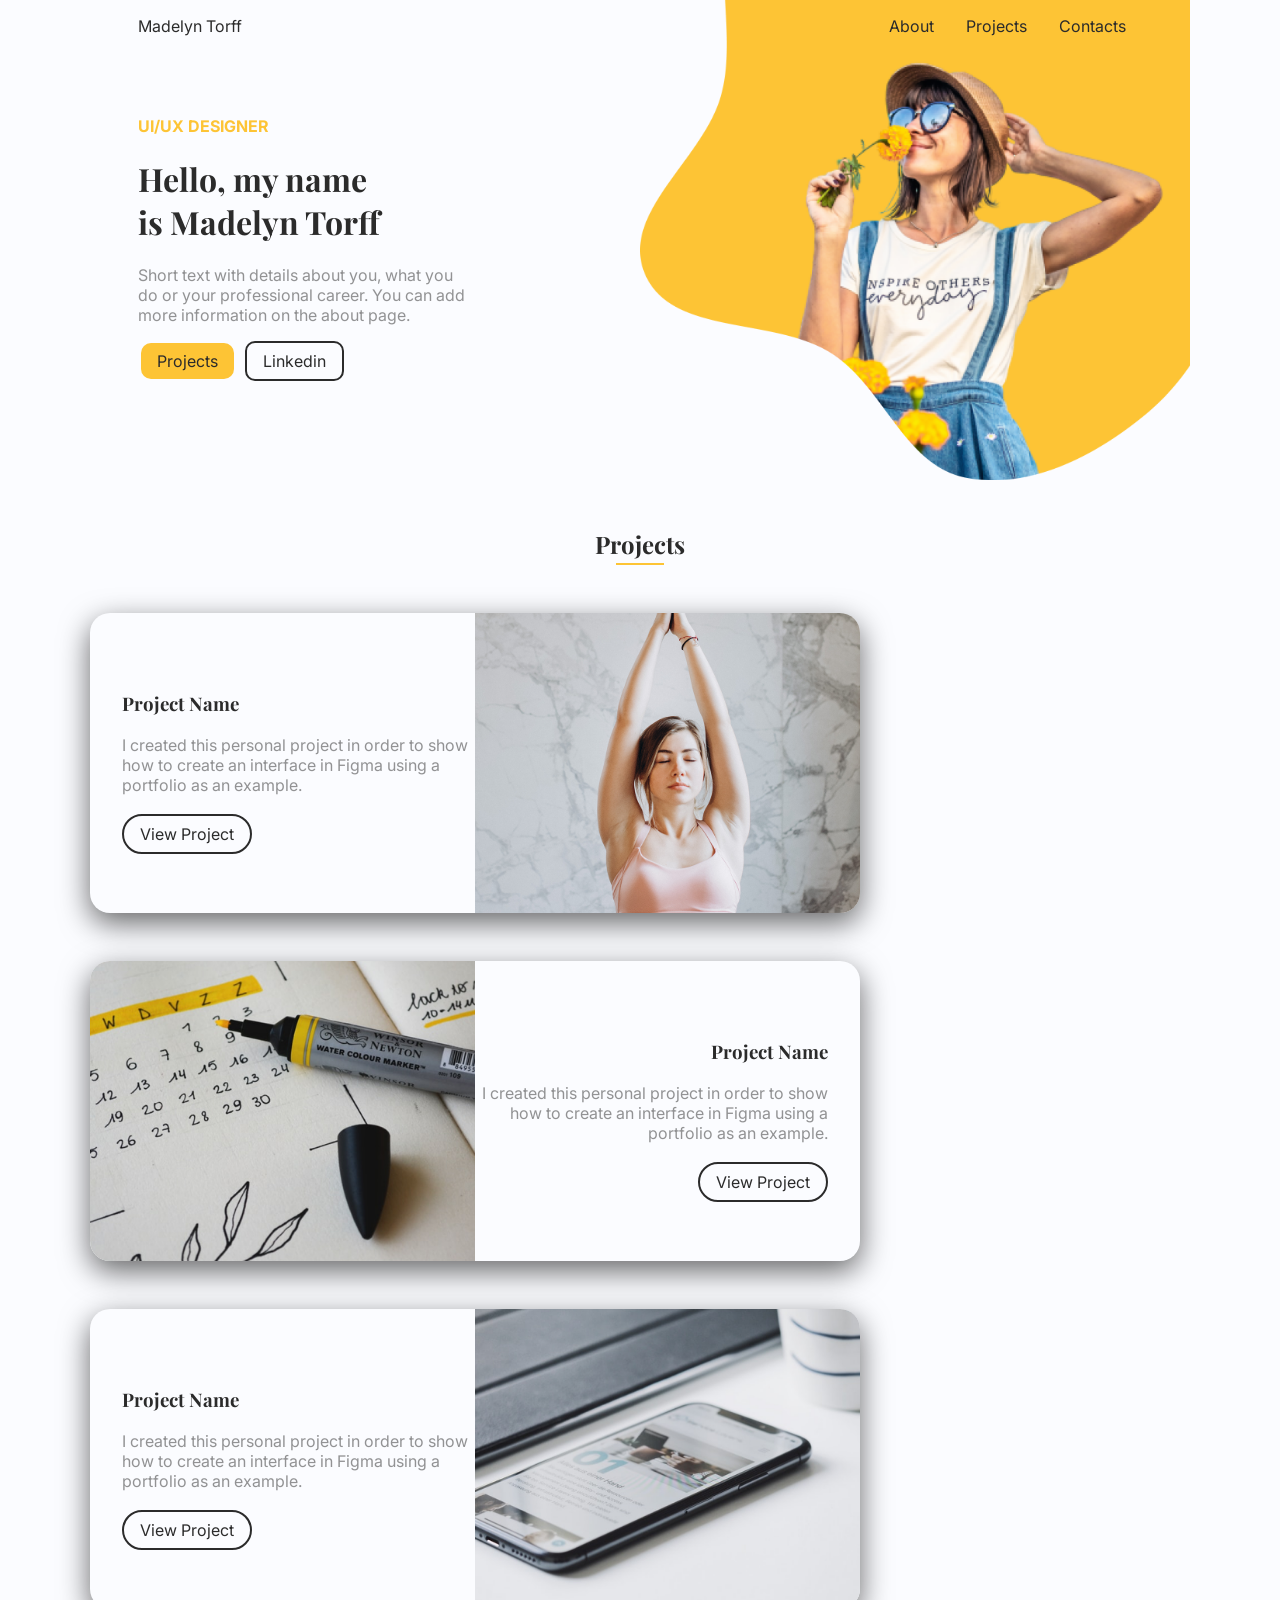
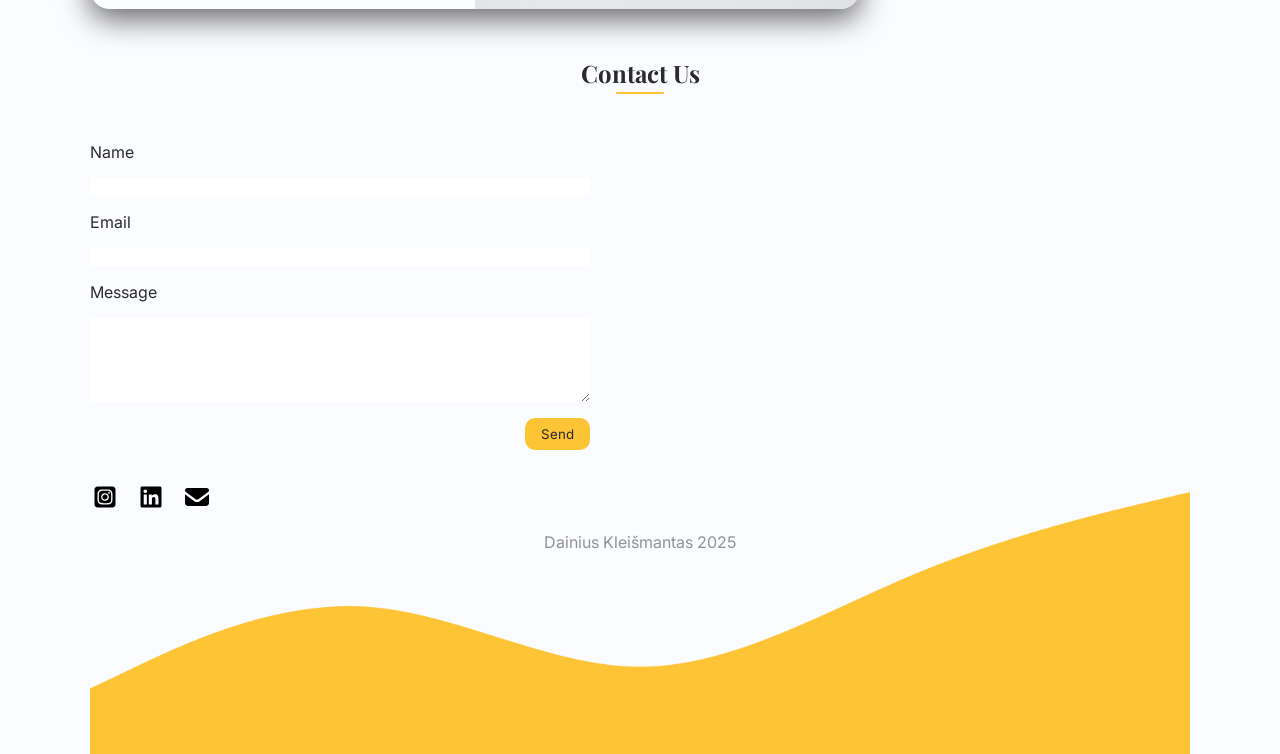
<file: index.html>
<!DOCTYPE html>
<html lang="en">

<head>
    <meta charset="UTF-8">
    <meta name="viewport" content="width=device-width, initial-scale=1.0">
    <title>Document</title>
    <link rel="preconnect" href="https://fonts.googleapis.com">
    <link rel="preconnect" href="https://fonts.gstatic.com" crossorigin>
    <link
        href="https://fonts.googleapis.com/css2?family=Inter:ital,opsz,wght@0,14..32,100..900;1,14..32,100..900&family=Playfair+Display:ital,wght@0,400..900;1,400..900&display=swap"
        rel="stylesheet">
    <link rel="stylesheet" href="CSS/style.css">
</head>

<body>
    <header>
        <nav>
            <span>Madelyn Torff</span>
            <ul>
                <li><a href="#">About</a></li>
                <li><a href="#">Projects</a></li>
                <li><a href="#">Contacts</a></li>
            </ul>
        </nav>
        <span class="ui">UI/UX DESIGNER</span>
        <h1>Hello, my name <br>is Madelyn Torff</h1>
        <p>Short text with details about you, what you <br>do or your professional career. You can add <br>more
            information on the about page.</p>
        <a href="#" class="yellow-button">Projects</a>
        <a href="#" class="linkedin">Linkedin</a>
    </header>
    <main>
        <section class="projects">
            <h2>Projects</h2>
            <article class="card">
                <h3>Project Name</h3>
                <p>I created this personal project in order to show <br>how to create an interface in Figma using a
                    <br>portfolio as an example.
                </p>
                <a href="#">View Project</a>
            </article>
            <article class="card card2">
                <h3>Project Name</h3>
                <p>I created this personal project in order to show <br>how to create an interface in Figma using a
                    <br>portfolio as an example.
                </p>
                <a href="#">View Project</a>
            </article>
            <article class="card card3">
                <h3>Project Name</h3>
                <p>I created this personal project in order to show <br>how to create an interface in Figma using a
                    <br>portfolio as an example.
                </p>
                <a href="#">View Project</a>
            </article>
        </section>
        <section class="contact-us">
            <h2>Contact Us</h2>
            <form action="#">
                <label for="">Name</label>
                <input type="text" name="" id="">
                <label for="">Email</label>
                <input type="email" name="" id="">
                <label for="">Message</label>
                <textarea name="" id="" rows="5"></textarea>
                <button>Send</button>
            </form>
        </section>
    </main>
    <footer>
        <ul class="social">
            <li><a href="#"><img src="IMG/square-instagram-brands-solid-full.svg" alt="Instagram link"></a></li>
            <li><a href="#"><img src="IMG/linkedin-brands-solid-full.svg" alt="Linkedin link"></a></li>
            <li><a href="#"><img src="IMG/envelop.svg" alt="Email link"></a></li>
        </ul>
        <p>Dainius Kleišmantas 2025</p>
    </footer>
</body>

</html>
</file>
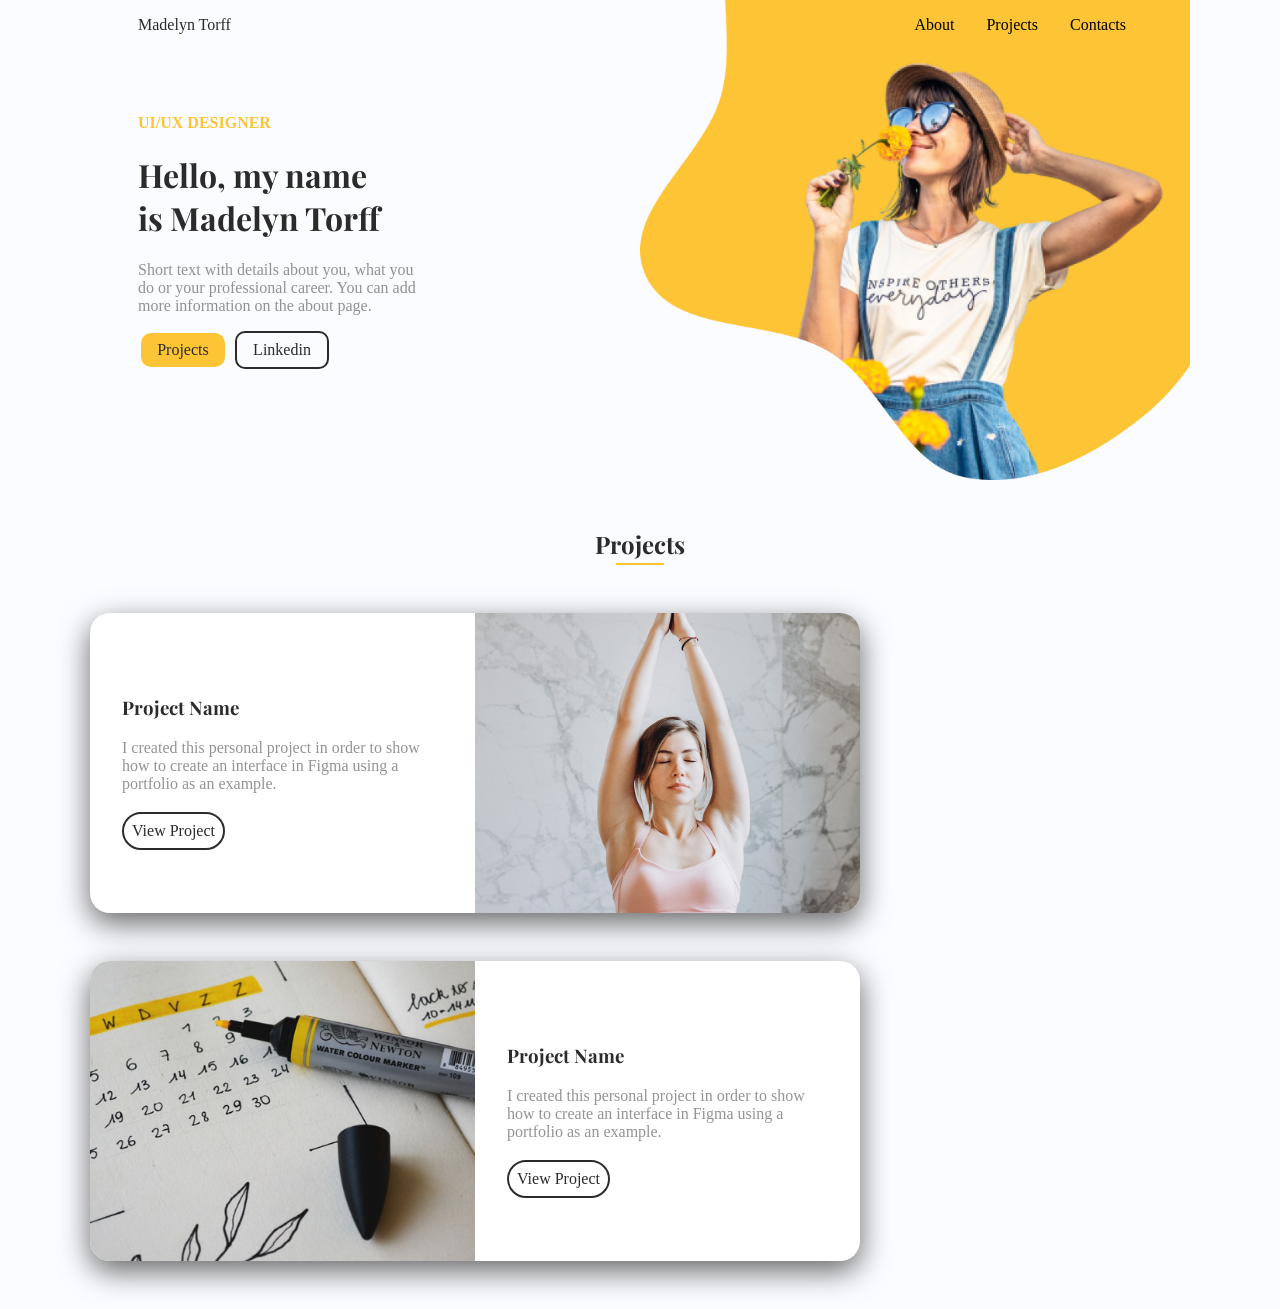
<file: v2_flex_examle/index2.html>
<!DOCTYPE html>
<html lang="en">

<head>
    <meta charset="UTF-8">
    <meta name="viewport" content="width=device-width, initial-scale=1.0">
    <title>Document</title>
    <link rel="preconnect" href="https://fonts.googleapis.com">
    <link rel="preconnect" href="https://fonts.gstatic.com" crossorigin>
    <link href="https://fonts.googleapis.com/css2?family=Playfair+Display:ital,wght@0,400..900;1,400..900&display=swap"
        rel="stylesheet">
    <link rel="stylesheet" href="CSS/style2.css">
</head>

<body>
    <header>
        <nav>
            <span>Madelyn Torff</span>
            <ul>
                <li><a href="#">About</a></li>
                <li><a href="#">Projects</a></li>
                <li><a href="#">Contacts</a></li>
            </ul>
        </nav>
        <span class="ui">UI/UX DESIGNER</span>
        <h1>Hello, my name <br>is Madelyn Torff</h1>
        <p>Short text with details about you, what you <br>do or your professional career. You can add <br>more
            information on the about page.</p>
        <a href="#" class="yellow-button">Projects</a>
        <a href="#" class="linkedin">Linkedin</a>
        <img src="IMG/image1.png" alt="">
    </header>
    <main>
        <section class="projects">
            <h2>Projects</h2>
            <article class="card">
                <div class="card-info">
                    <h3>Project Name</h3>
                    <p>I created this personal project in order to show <br>how to create an interface in Figma using a
                        <br>portfolio as an example.
                    </p>
                    <a href="#">View Project</a>
                </div>
                <figure>
                    <img src="IMG/image2.png" alt="">
                </figure>
            </article>
            <article class="card reverse">
                <div class="card-info">
                    <h3>Project Name</h3>
                    <p>I created this personal project in order to show <br>how to create an interface in Figma using a
                        <br>portfolio as an example.
                    </p>
                    <a href="#">View Project</a>
                </div>
                <figure>
                    <img src="IMG/image3.png" alt="">
                </figure>
            </article>
        </section>
    </main>
</body>

</html>
</file>
<file: CSS/style.css>
* {
    box-sizing: border-box;
    color: #2B2B2B;
    font-family: Inter, sans-serif;
}

body {
    max-width: 1100px;
    margin: 0 auto;
    background-color: #FBFCFF;
}

h1,
h2,
h3 {
    font-family: Playfair Display, serif;
}

p {
    opacity: .5;
}

h2 {
    margin-block: 3rem;
    text-align: center;
}

h2::after {
    content: "";
    display: block;
    width: 2em;
    height: 2px;
    background-color: #fdc435;
    margin: .2rem auto;
}

a:hover,
button:hover {
    background-color: black;
    color: white;
}

/* Header */

header {
    background: url(/IMG/image1.png) right / 50% no-repeat;
    height: 30rem;
    padding: 1rem 3rem;
}

nav {
    display: flex;
    justify-content: space-between;
}

nav ul {
    padding: 0;
    margin: 0;
    display: flex;
}

nav li {
    list-style: none;
    padding-inline: 1rem;
}

nav a {
    text-decoration: none;
}

.ui {
    display: block;
    color: #fdc435;
    font-weight: bold;
    margin-top: 5rem;
}

.yellow-button {
    background-color: #fdc435;
    text-decoration: none;
    border-radius: 10px;
    padding: .5rem 1rem;
    display: inline-block;
    margin-inline: .2rem;
}

.linkedin {
    border: 2px solid #2B2B2B;
    text-decoration: none;
    border-radius: 10px;
    padding: .5rem 1rem;
    display: inline-block;
    margin-inline: .2rem;
}

/* Main */

/* Projects */

.projects {
    justify-items: center;
}

.card {
    background-color: white;
    width: 70%;
    border-radius: 20px;
    box-shadow: 0 10px 30px rgba(0, 0, 0, 0.6);
    margin-block: 3rem;
    background: url(/IMG/image2.png) right / 50% no-repeat;
    height: 300px;
    padding-inline: 2rem;
    align-content: center;
}

.card2 {
    background: url(/IMG/image3.png) left / 50% no-repeat;
    text-align: right;
}

.card3 {
    background: url(/IMG/image4.png) right / 50% no-repeat;
}

.card a {
    display: inline-block;
    margin-top: .2rem;
    border: 2px solid #2B2B2B;
    padding: .5rem 1rem;
    border-radius: 20px;
    text-decoration: none;
}


/* Contact us */

.contact-us {
    justify-items: center;
}

form {
    width: 500px;
    display: flex;
    flex-direction: column;
    gap: 1rem;
    align-content: center;
}

input,
textarea {
    border: none;
}

button {
    align-self: flex-end;
    background-color: #fdc435;
    border-radius: 10px;
    border: none;
    padding: .5rem 1rem;
}

/* Footer */

footer {
    background: url(/IMG/Vector.png) bottom / 100% no-repeat;
    height: 17rem;
    text-align: center;
    justify-items: center;
}

.social {
    padding: 0;
    margin: 0;
    display: flex;
    margin-top: 2rem;
    gap: 1rem;
}

.social li {
    list-style: none;
}

.social img {
    width: 30px;
    height: 30px;
}

@media (min-width: 375px) and (max-width: 640px) {

    header {
        background: url(/IMG/image1.png) bottom / 100% no-repeat;
        height: 65rem;
    }

    nav {
        display: block;
    }

    nav ul {
        margin-block: 1.5rem;
        display: block;
    }

    nav li {
        padding-inline: 0;
        padding-block: 1rem;
    }

    .ui {
        margin-top: 2rem;
    }

    .card {
        width: 80%;
        margin-inline: auto;
        background: url(/IMG/image2.png) bottom / 100% 50% no-repeat;
        height: 60rem;
        padding-inline: 2rem;
        align-content: start;
        padding-top: 10rem;
    }

    .card2 {
        background: url(/IMG/image3.png) bottom / 100% 50% no-repeat;
    }

    .card3 {
        background: url(/IMG/image4.png) bottom / 100% 50% no-repeat;
    }

    form {
        width: 80%;
        margin-inline: auto;
    }

    footer {
        background: url(/IMG/Vector.png) bottom / 300% 100% no-repeat;

    }
}
</file>
<file: v2_flex_examle/CSS/style2.css>
* {
    box-sizing: border-box;
    color: #2B2B2B;
}

body {
    max-width: 1100px;
    margin: 0 auto;
    background-color: #FBFCFF;
}

h1,
h2,
h3 {
    font-family: Playfair Display, serif;
}

p {
    opacity: .5;
    font-family: serif;
}

h2 {
    margin-block: 3rem;
    text-align: center;
}

h2::after {
    content: "";
    display: block;
    width: 2em;
    height: 2px;
    background-color: #fdc435;
    margin: .2rem auto;
}

a:hover,
button:hover {
    background-color: black;
    color: white;
}

/* Header */

header {
    height: 30rem;
    padding: 1rem 3rem;
    position: relative;
}

nav {
    display: flex;
    justify-content: space-between;
}

nav ul {
    padding: 0;
    margin: 0;
    display: flex;
}

nav li {
    list-style: none;
    padding-inline: 1rem;
}

nav a {
    color: black;
    text-decoration: none;
}

header img {
    position: absolute;
    top: 0;
    right: 0;
    object-fit: cover;
    width: 50%;
    z-index: -1;
}

.ui {
    display: block;
    color: #fdc435;
    font-weight: bold;
    margin-top: 5rem;
}

.yellow-button {
    background-color: #fdc435;
    text-decoration: none;
    border-radius: 10px;
    padding: .5rem 1rem;
    display: inline-block;
    margin-inline: .2rem;
}

.linkedin {
    border: 2px solid #2B2B2B;
    text-decoration: none;
    border-radius: 10px;
    padding: .5rem 1rem;
    display: inline-block;
    margin-inline: .2rem;
}

/* Main */

/* Projects */

.projects {
    justify-items: center;
}

.card {
    background-color: white;
    width: 70%;
    border-radius: 20px;
    box-shadow: 0 10px 30px rgba(0, 0, 0, 0.6);
    margin-block: 3rem;
    height: 300px;
    align-items: center;
    display: flex;
    overflow: hidden;
}

.card-info {
    width: 50%;
    padding-inline: 2rem;
}

figure {
    margin: 0;
    width: 50%;
    height: 100%;
}

.card img {
    width: 100%;
    height: 100%;
    object-fit: cover;
}

.card a {
    display: inline-block;
    margin-top: .2rem;
    border: 2px solid #2B2B2B;
    padding: .5rem;
    border-radius: 20px;
    text-decoration: none;
}

.reverse {
    flex-direction: row-reverse;
}

/* MEDIA */

@media (min-width: 375px) and (max-width: 640px) {
    header {
        height: 75rem;
    }

    header img {
        top: auto;
        bottom: 0;
        object-fit: cover;
        width: 120%;
        z-index: 0;
    }

    nav {
        display: block;
    }

    nav ul {
        margin-block: 1.5rem;
        display: block;
    }

    nav li {
        padding-inline: 0;
        padding-block: 1rem;
    }

    .ui {
        margin-top: 2rem;
    }

    .card {
        width: 80%;
        margin-inline: auto;
        height: 1000px;
        flex-direction: column;
    }

    .card-info {
        width: 100%;
        padding-inline: 2rem;
        height: 50%;
        align-content: center;
    }

    figure {
        margin: 0;
        width: 100%;
        height: 50%;
    }
}
</file>
